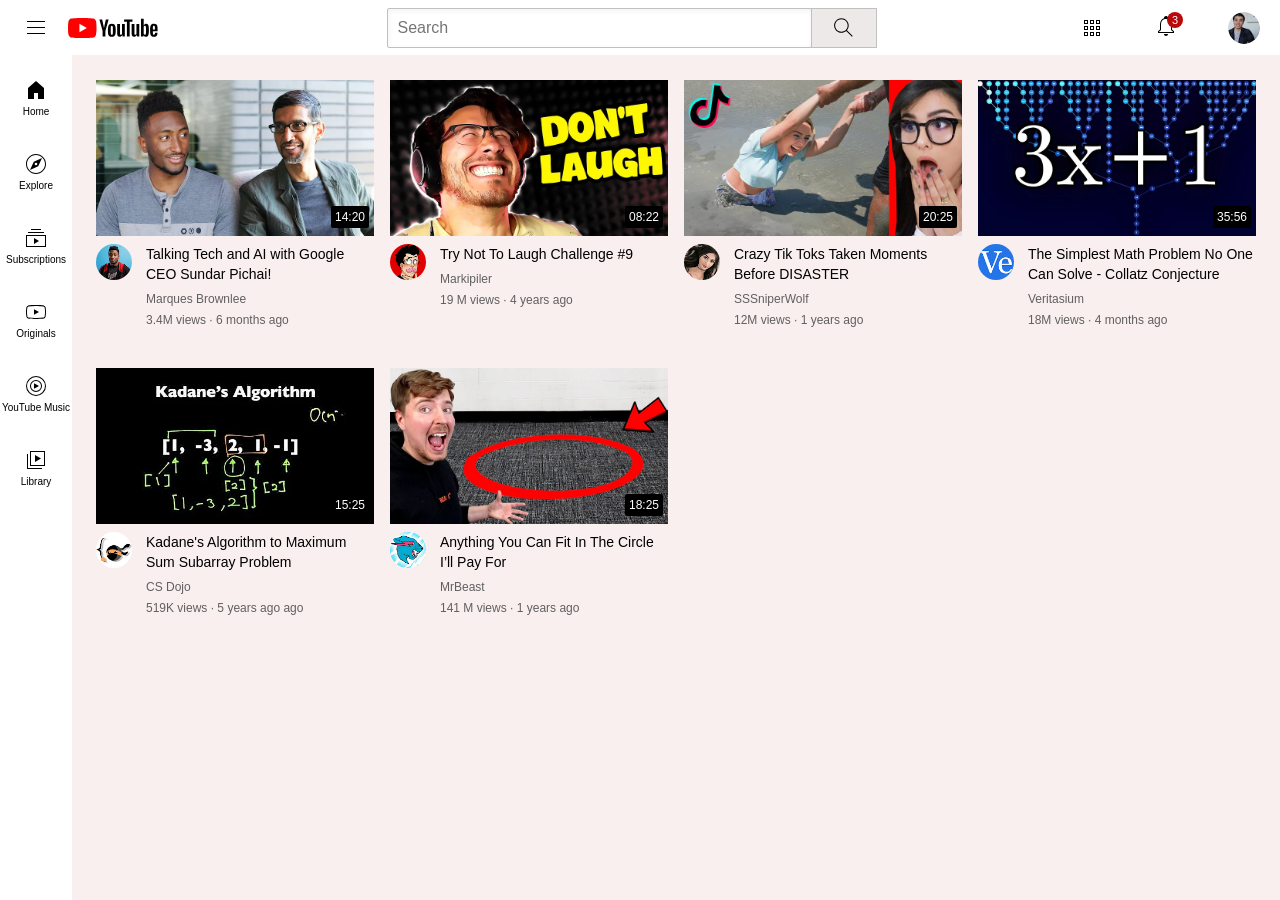
<file: index.html>
<!DOCTYPE html>
<html>
  <head>
    <title>Youtube.com Clone</title>
    
    <link rel="stylesheet" href="styles/general.css">
    <link rel="stylesheet" href="styles/header.css">
    <link rel="stylesheet" href="styles/video.css">
    <link rel="stylesheet" href="styles/sidebar.css">

  </head>
  <body>
    <div class="header">
      <div class="left-section">
        <img class="hamburger-menu" src="icons/hamburger-menu.svg">
        <img class="youtube-logo"src="icons/youtube-logo.svg">
    </div>
        <div class="middle-section">
          <input class="search-bar" type="text" placeholder="Search">
          <button class="search-button">
            <img class="search-icon" src="icons/search.svg">
            
          </button>
          <button class="voice-search-button">
            <img class="voice-search-icon" src="icons/voice-search-icon.svg">
            <div class="tooltip">Search with your voice</div>
          </button>


        </div>
          <div class="right-section">
            <div class="upload-icon-container"><img class="upload-icon" src="icons/upload.svg">
            <div class="tooltip">Create</div>
          </div>
            
             <img class="youtube-apps-icon" src="icons/youtube-apps.svg">
              <div class="notifications-icon-container">
                <img class="notifications-icon"src="icons/notifications.svg">
             <div class="notifications-count">3</div> 
            </div>
               <img class="current-user-picture" src="channel-picture/my-channel.jpeg">
          </div>
    
    </div>

<div class="sidebar">
  <div class="sidebar-link">
    <img  src="icons/home.svg">
    <div>Home</div>
  </div>
  <div class="sidebar-link">
     <img src="icons/explore.svg">
      <div>Explore</div>
  </div>
  <div class="sidebar-link">
     <img src="icons/subscriptions.svg">
      <div>Subscriptions</div>
  </div>
  <div class="sidebar-link">
     <img src="icons/originals.svg">
      <div>Originals</div>
  </div>
  <div class="sidebar-link">
     <img src="icons/youtube-music.svg">
      <div>YouTube Music</div>
  </div>
  <div class="sidebar-link">
     <img src="icons/library.svg">
      <div>Library</div>
  </div>

</div>








    <div class="video-grid">
<div class="video-preview">
  <div class="thumbnail-row">
     <img class="thumbnail" src="thumbnails/thumbnail-1.webp">
     <div class="video-time">14:20</div>
</div>
<div class="video-info-grid">
  <div class="channel-picture">
    <img class="profile-picture"  src="channel-picture/channel-1.jpeg">
  </div>
  <div class="video-info">
  <p class="video-title">
  Talking Tech and AI with Google CEO Sundar Pichai!
</p>
<p class="video-author">
  Marques Brownlee
</p>
<p class="video-stats">
  3.4M views &#183; 6 months ago
</p>
</div>
</div>
</div>
  
  


<div class="video-preview">
<div class="thumbnail-row">
  <img class="thumbnail" src="thumbnails/thumbnail-2 (1).webp">
 <div class="video-time">08:22</div>
</div>

<div class="video-info-grid">
  <div class="channel-picture">
    <img class="profile-picture"  src="channel-picture/channel-2.jpeg">
  </div>
  <div class="video-info">
<p class="video-title">
  Try Not To Laugh Challenge #9
</p>
<p class="video-author">
  Markipiler
</p>
<p class="video-stats">
  19 M views &#183; 4 years ago
</p>
  </div>
</div>
</div>



<div class="video-preview">
  <div class="thumbnail-row">
     <img class="thumbnail" src="thumbnails/thumbnail-3.webp">
      <div class="video-time">20:25</div>
</div>
<div class="video-info-grid">
  <div class="channel-picture">
    <img class="profile-picture"  src="channel-picture/channel-3.jpeg">
  </div>
  <div class="video-info">
  <p class="video-title">
  
Crazy Tik Toks Taken Moments Before DISASTER
</p>
<p class="video-author">


SSSniperWolf
</p>
<p class="video-stats">
  12M views &#183; 1 years ago
</p>
</div>
</div>
</div>
  
  


<div class="video-preview">
<div class="thumbnail-row">
  <img class="thumbnail" src="thumbnails/thumbnail-4.webp">
 <div class="video-time">35:56</div>
</div>

<div class="video-info-grid">
  <div class="channel-picture">
    <img class="profile-picture"  src="channel-picture/channel-4.jpeg">
  </div>
  <div class="video-info">
<p class="video-title">
  
The Simplest Math Problem No One Can Solve - Collatz Conjecture

</p>
<p class="video-author">
  

Veritasium
</p>
<p class="video-stats">
  18M views &#183; 4 months ago
</p>
  </div>
</div>
</div>


<div class="video-preview">
  <div class="thumbnail-row">
     <img class="thumbnail" src="thumbnails/thumbnail-5.webp">
      <div class="video-time">15:25</div>
</div>
<div class="video-info-grid">
  <div class="channel-picture">
    <img class="profile-picture"  src="channel-picture/channel-5.jpeg">
  </div>
  <div class="video-info">
  <p class="video-title">
  
Kadane's Algorithm to Maximum Sum Subarray Problem
</p>
<p class="video-author">
  CS Dojo
</p>
<p class="video-stats">
  519K views &#183; 5 years ago ago
</p>
</div>
</div>
</div>
  
  


<div class="video-preview">
<div class="thumbnail-row">
  <img class="thumbnail" src="thumbnails/thumbnail-6.webp">
   <div class="video-time">18:25</div>

</div>

<div class="video-info-grid">
  <div class="channel-picture">
    <img class="profile-picture"  src="channel-picture/channel-6.jpeg">
  </div>
  <div class="video-info">
<p class="video-title">
  
Anything You Can Fit In The Circle I’ll Pay For
</p>
<p class="video-author">
  MrBeast
</p>
<p class="video-stats">
  141 M views &#183; 1 years ago
</p>
  </div>
</div>
</div>
</div>
  </body>
</html>
</file>
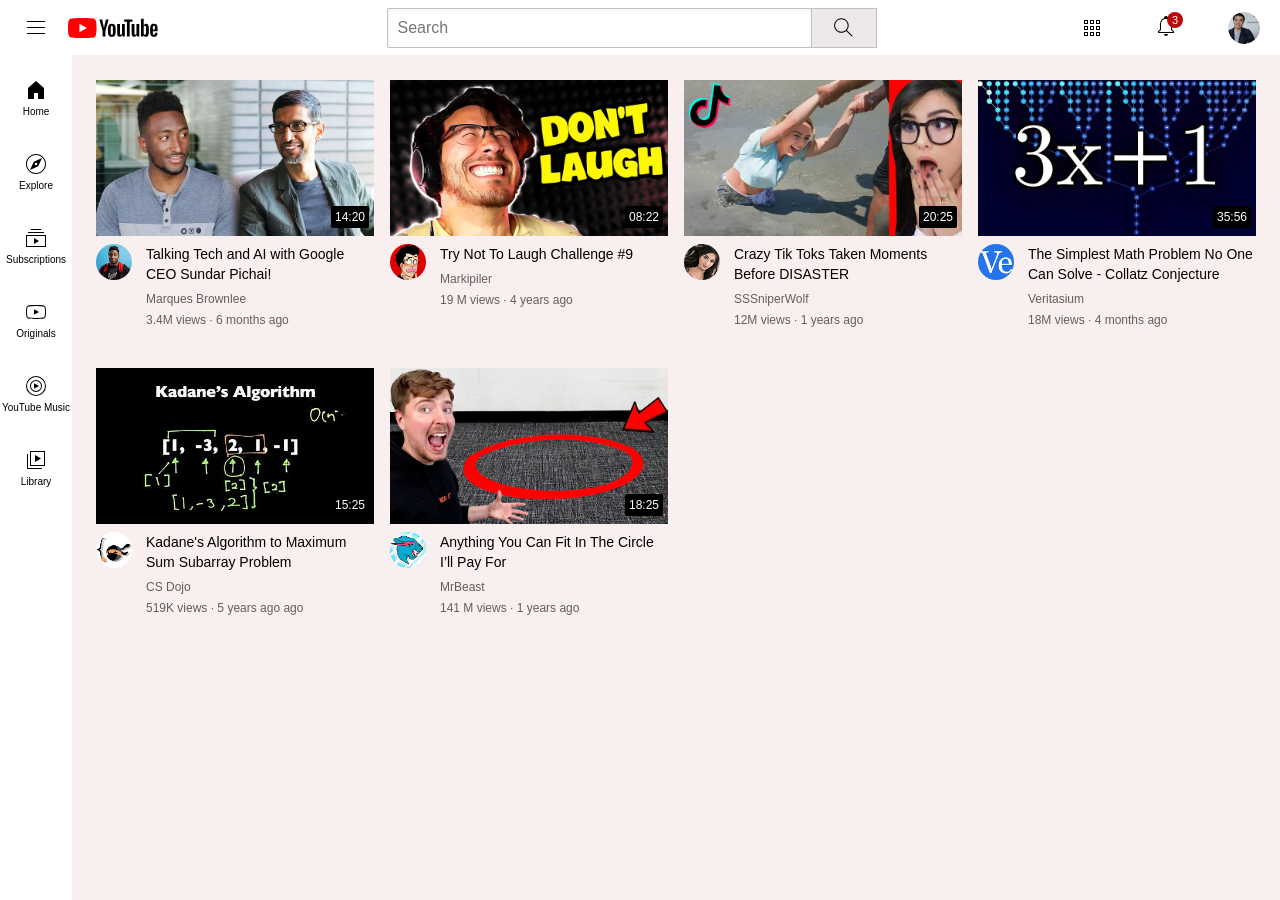
<file: youtube.html>
<!DOCTYPE html>
<html>
  <head>
    <title>Youtube.com Clone</title>
    
    <link rel="stylesheet" href="styles/general.css">
    <link rel="stylesheet" href="styles/header.css">
    <link rel="stylesheet" href="styles/video.css">
    <link rel="stylesheet" href="styles/sidebar.css">

  </head>
  <body>
    <div class="header">
      <div class="left-section">
        <img class="hamburger-menu" src="icons/hamburger-menu.svg">
        <img class="youtube-logo"src="icons/youtube-logo.svg">
    </div>
        <div class="middle-section">
          <input class="search-bar" type="text" placeholder="Search">
          <button class="search-button">
            <img class="search-icon" src="icons/search.svg">
            
          </button>
          <button class="voice-search-button">
            <img class="voice-search-icon" src="icons/voice-search-icon.svg">
            <div class="tooltip">Search with your voice</div>
          </button>


        </div>
          <div class="right-section">
            <div class="upload-icon-container"><img class="upload-icon" src="icons/upload.svg">
            <div class="tooltip">Create</div>
          </div>
            
             <img class="youtube-apps-icon" src="icons/youtube-apps.svg">
              <div class="notifications-icon-container">
                <img class="notifications-icon"src="icons/notifications.svg">
             <div class="notifications-count">3</div> 
            </div>
               <img class="current-user-picture" src="channel-picture/my-channel.jpeg">
          </div>
    
    </div>

<div class="sidebar">
  <div class="sidebar-link">
    <img  src="icons/home.svg">
    <div>Home</div>
  </div>
  <div class="sidebar-link">
     <img src="icons/explore.svg">
      <div>Explore</div>
  </div>
  <div class="sidebar-link">
     <img src="icons/subscriptions.svg">
      <div>Subscriptions</div>
  </div>
  <div class="sidebar-link">
     <img src="icons/originals.svg">
      <div>Originals</div>
  </div>
  <div class="sidebar-link">
     <img src="icons/youtube-music.svg">
      <div>YouTube Music</div>
  </div>
  <div class="sidebar-link">
     <img src="icons/library.svg">
      <div>Library</div>
  </div>

</div>








    <div class="video-grid">
<div class="video-preview">
  <div class="thumbnail-row">
     <img class="thumbnail" src="thumbnails/thumbnail-1.webp">
     <div class="video-time">14:20</div>
</div>
<div class="video-info-grid">
  <div class="channel-picture">
    <img class="profile-picture"  src="channel-picture/channel-1.jpeg">
  </div>
  <div class="video-info">
  <p class="video-title">
  Talking Tech and AI with Google CEO Sundar Pichai!
</p>
<p class="video-author">
  Marques Brownlee
</p>
<p class="video-stats">
  3.4M views &#183; 6 months ago
</p>
</div>
</div>
</div>
  
  


<div class="video-preview">
<div class="thumbnail-row">
  <img class="thumbnail" src="thumbnails/thumbnail-2 (1).webp">
 <div class="video-time">08:22</div>
</div>

<div class="video-info-grid">
  <div class="channel-picture">
    <img class="profile-picture"  src="channel-picture/channel-2.jpeg">
  </div>
  <div class="video-info">
<p class="video-title">
  Try Not To Laugh Challenge #9
</p>
<p class="video-author">
  Markipiler
</p>
<p class="video-stats">
  19 M views &#183; 4 years ago
</p>
  </div>
</div>
</div>



<div class="video-preview">
  <div class="thumbnail-row">
     <img class="thumbnail" src="thumbnails/thumbnail-3.webp">
      <div class="video-time">20:25</div>
</div>
<div class="video-info-grid">
  <div class="channel-picture">
    <img class="profile-picture"  src="channel-picture/channel-3.jpeg">
  </div>
  <div class="video-info">
  <p class="video-title">
  
Crazy Tik Toks Taken Moments Before DISASTER
</p>
<p class="video-author">


SSSniperWolf
</p>
<p class="video-stats">
  12M views &#183; 1 years ago
</p>
</div>
</div>
</div>
  
  


<div class="video-preview">
<div class="thumbnail-row">
  <img class="thumbnail" src="thumbnails/thumbnail-4.webp">
 <div class="video-time">35:56</div>
</div>

<div class="video-info-grid">
  <div class="channel-picture">
    <img class="profile-picture"  src="channel-picture/channel-4.jpeg">
  </div>
  <div class="video-info">
<p class="video-title">
  
The Simplest Math Problem No One Can Solve - Collatz Conjecture

</p>
<p class="video-author">
  

Veritasium
</p>
<p class="video-stats">
  18M views &#183; 4 months ago
</p>
  </div>
</div>
</div>


<div class="video-preview">
  <div class="thumbnail-row">
     <img class="thumbnail" src="thumbnails/thumbnail-5.webp">
      <div class="video-time">15:25</div>
</div>
<div class="video-info-grid">
  <div class="channel-picture">
    <img class="profile-picture"  src="channel-picture/channel-5.jpeg">
  </div>
  <div class="video-info">
  <p class="video-title">
  
Kadane's Algorithm to Maximum Sum Subarray Problem
</p>
<p class="video-author">
  CS Dojo
</p>
<p class="video-stats">
  519K views &#183; 5 years ago ago
</p>
</div>
</div>
</div>
  
  


<div class="video-preview">
<div class="thumbnail-row">
  <img class="thumbnail" src="thumbnails/thumbnail-6.webp">
   <div class="video-time">18:25</div>

</div>

<div class="video-info-grid">
  <div class="channel-picture">
    <img class="profile-picture"  src="channel-picture/channel-6.jpeg">
  </div>
  <div class="video-info">
<p class="video-title">
  
Anything You Can Fit In The Circle I’ll Pay For
</p>
<p class="video-author">
  MrBeast
</p>
<p class="video-stats">
  141 M views &#183; 1 years ago
</p>
  </div>
</div>
</div>
</div>
  </body>
</html>
</file>
<file: styles/general.css>
p{
        font-family: Roboto,Arial;
        margin-top: 0;
        margin-bottom: 0;
      }
body{
  color: black;
  font-family: Roboto, Arial;
  margin: 0;
  padding-top:80px ;
  padding-left: 96px;
  padding-right: 24px;
  background-color: rgb(250, 239, 239);
}
</file>
<file: styles/header.css>
.header{
  height:55px;
  display:flex;
  flex-direction: row;
  justify-content: space-between;
  position: fixed;
  top: 0;
  right: 0;
  left:0;
  background-color: white;
  border-bottom-width:1px ;
  border-bottom-color: rgb(180, 178, 178);
  align-items: center;
  z-index: 100;
}

.left-section{

  
  align-items: center;
  display: flex;
}

.hamburger-menu{
  height:24px;
  margin-left: 24px;
  margin-right: 20px;

}

.youtube-logo{
  height:20px ;
}
.middle-section{

  flex: 1;
  margin-left:70px;
  margin-right:35px;
  max-width: 500px ;
  display:flex;
  align-items: center;
}

.search-bar::placeholder{
  font-family: Roboto,Arial;
  font-size: 16px;
  
}

.search-bar{
  flex:1;
  height: 36px;
  padding-left: 10px;
  font-size: 16px;
  border-width: 1px;
  border-color: rgb(203, 203, 203);
  border-radius: 2px;
  box-shadow: inset 1px 2px 5px rgba(0,0,0,0.05);
  width: 0;
  border: 1px solid rgb(192,192,192);

}
.search-button{

height:40px;
width:66px;
background-color: rgb(237, 233, 233);
border-width: 1px;
border-style: solid;
border-color:rgb(192,192,192) ;
margin-left: -1px;
margin-right: 10px;
position: relative;

}

.search-button, .voice-search-button, .upload-icon-container {
  position: relative;
  display: flex;
  justify-content: center;
  align-items: center;

}
.search-button .tooltip, .voice-search-button, .tooltip,.upload-icon-container, .tooltip{
  position: absolute;
  background-color: gray;
  color: white;
font-family: Roboto, Arial;
padding-top: 4px;
padding-bottom:4px ;
padding-right: 8px;
padding-left: 4px;
border-radius: 2px;
font-size: 12px;
bottom: -30px;
opacity:0;
transition: opacity 0.15s;
pointer-events:none ;
white-space: nowrap;

}

.search-button:hover .tooltip, .voice-search-button:hover .tooltip , .upload-icon-container:hover .tooltip{
  opacity: 1;
}


.search-icon{
  height:25px;
  
}

.voice-search-button{

height: 40px;
width: 40px;
border-radius: 20px;
border: none;
background-color: rgb(240,240,240);
display: flex;
justify-content: center;
align-items: center;

}

.voice-search-icon{
  height: 40px;
  filter: invert(0);
  
  

}

.right-section{

  width: 180px;
  margin-right: 20px;
  display: flex;
  align-items: center;
  justify-content: space-between;
  flex-shrink: 0;
}

.upload-icon{
  height: 24px;
}

.youtube-apps-icon{

  height: 24px;

}

.notifications-icon{
  height:24px;
}

.notifications-icon-container{
  position: relative;
}

.notifications-count{

  position: absolute;
  top:-2px;
  right: -5px;
  background-color: rgb(186, 10, 10);
  color: white;
  font-family: Roboto,Arial;
  font-size: 11px;
  padding-left: 5px;
  padding-right: 5px;
  padding-top: 2px;
  padding-bottom: 2px;
  border-radius: 10px;
}
.current-user-picture{
  height:32px;
  border-radius: 16px;
}
</file>
<file: styles/video.css>
.thumbnail{
  
  width: 100%;

display: block;



}




.video-title{
  margin-top: 0;
  
  font-size: 14px;
  font-weight: 500px;
  line-height: 20px;
  margin-bottom: 8px;
}
.video-authour,
.video-stats{
display: inline-block;
}
/* .video-preview{
  
  width: 300px;
  display: inline-block;
  vertical-align: top;
  margin-right: 15px;

} */

.video-info-grid{

  display: grid;
  grid-template-columns: 50px 1fr;



}

/* .channel-picture{
  /* display:inline-block;
  width:50px;
  vertical-align: top; */
  /* background-color: grey;
}

.video-info{ */
  /* display:inline-block;
  width:200px;
  vertical-align: top; */
  /* background-color: grey;
} */ 

.profile-picture{

  width: 36px;
  border-radius: 50px;
}

.thumbnail-row{
  margin-bottom: 8px;
  position: relative;
}

.video-author,.video-stats{
  font-size:12px;
  color:rgb(96 96 96) ;

}

.video-author{
  margin-bottom: 4px;

}

.video-grid{

  display:grid;
  grid-template-columns: 1fr 1fr 1fr;
  column-gap: 16px;
  row-gap: 40px;
  width: 100%;
  
}

@media (max-width:750px) {
.video-grid{
  grid-template-columns: 1fr 1fr;
}

}

@media (min-width:751px) and (max-width:999px){
  .video-grid{
    grid-template-columns: 1fr 1fr 1fr;
  }
}

@media(min-width:1000px){

.video-grid{
  grid-template-columns: 1fr 1fr 1fr 1fr;
}
}


.video-time{
  background-color: black;
  color: white;
  position:absolute;
  bottom: 8px;
  right: 5px;
  font-family: Roboto,Arial;
  font-size: 12px;
  font-weight: 500;
  padding:4px;
  border-radius: 2px;
  
}
</file>
<file: styles/sidebar.css>
.sidebar{

  position: fixed;
  left: 0;
  bottom: 0;
  top:55px;
  background-color: white;
  width: 72px;
  z-index:200 ;
  padding-top: 5px;
}

.sidebar-link{

  height: 74px;
  display:flex;
  justify-content: center;
  align-items: center;
  flex-direction: column;
  cursor: pointer;
  
}

.sidebar-link:hover{
  background-color: rgb(240, 238, 238);
}

.sidebar-link img{
height:24px;
margin-bottom: 4px;
}

.sidebar-link div{
  font-size: Roboto,Arial;
  font-size: 10px;

}
</file>
